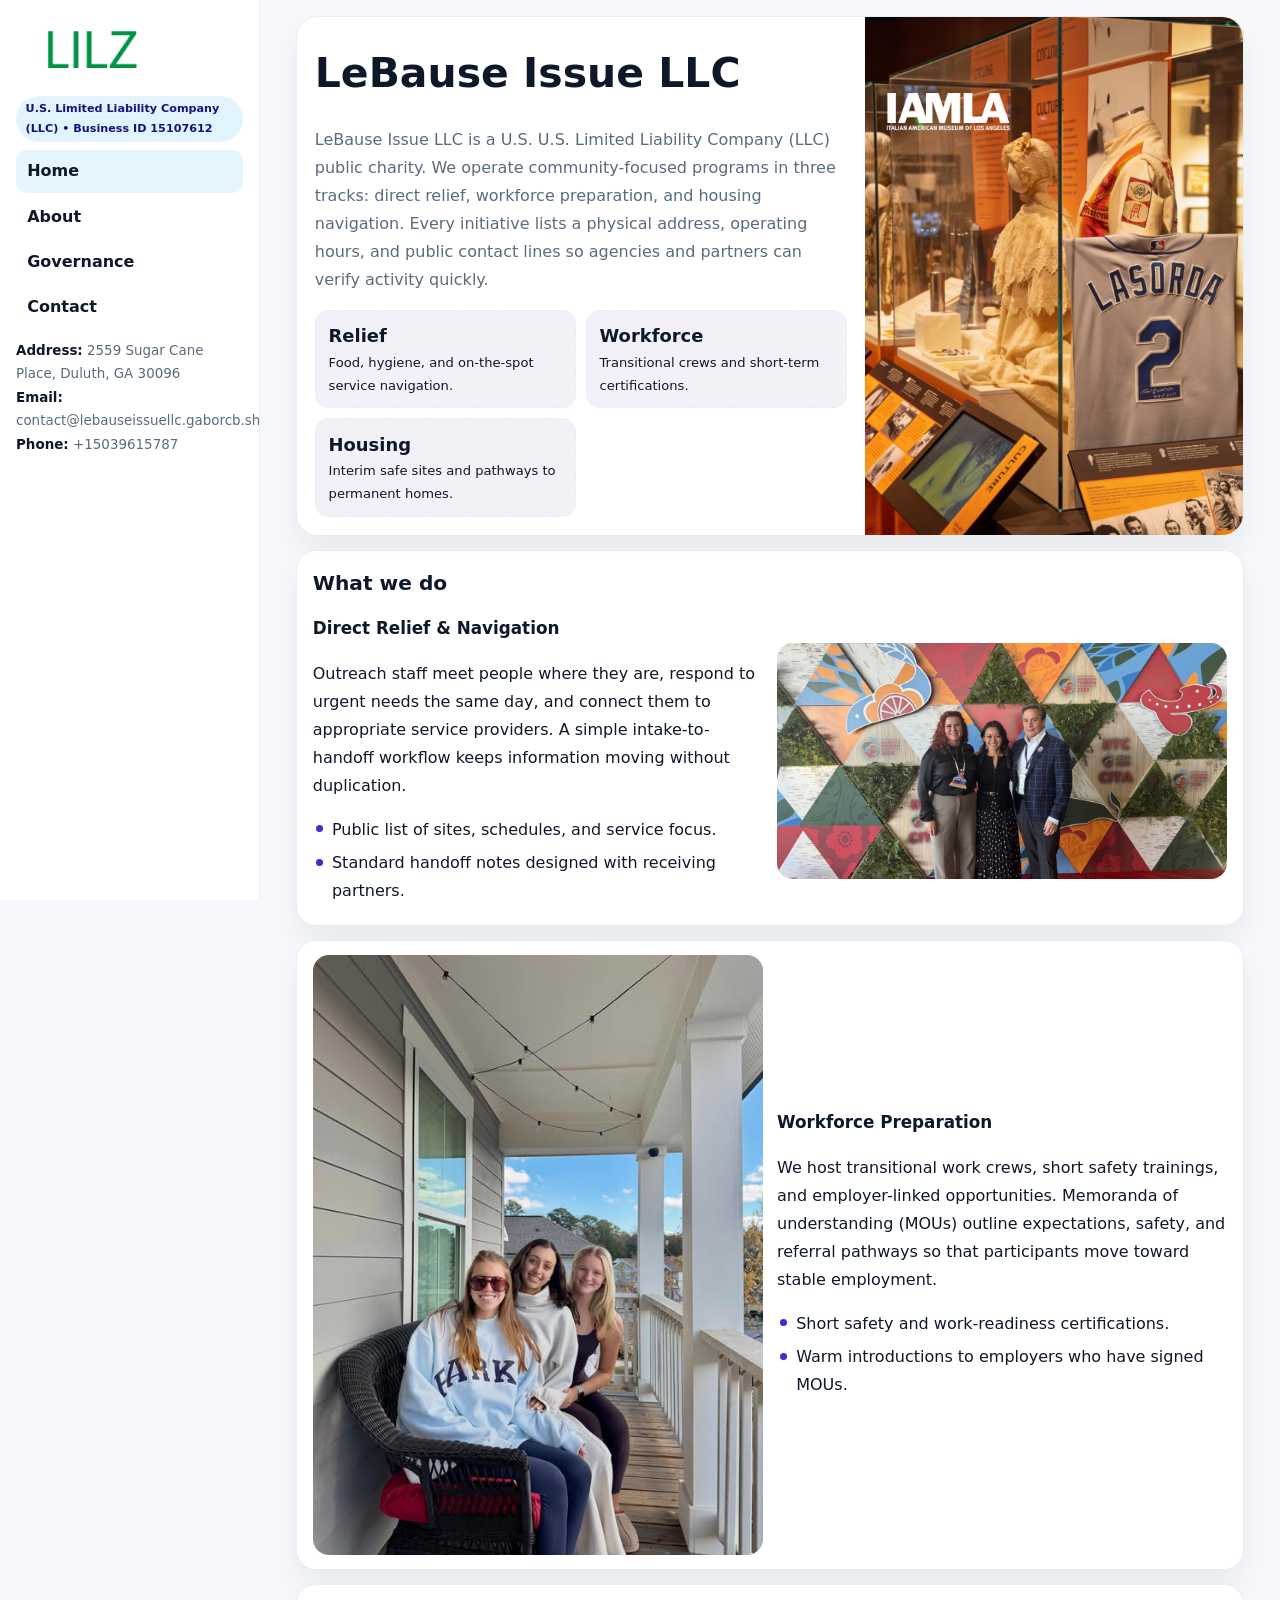
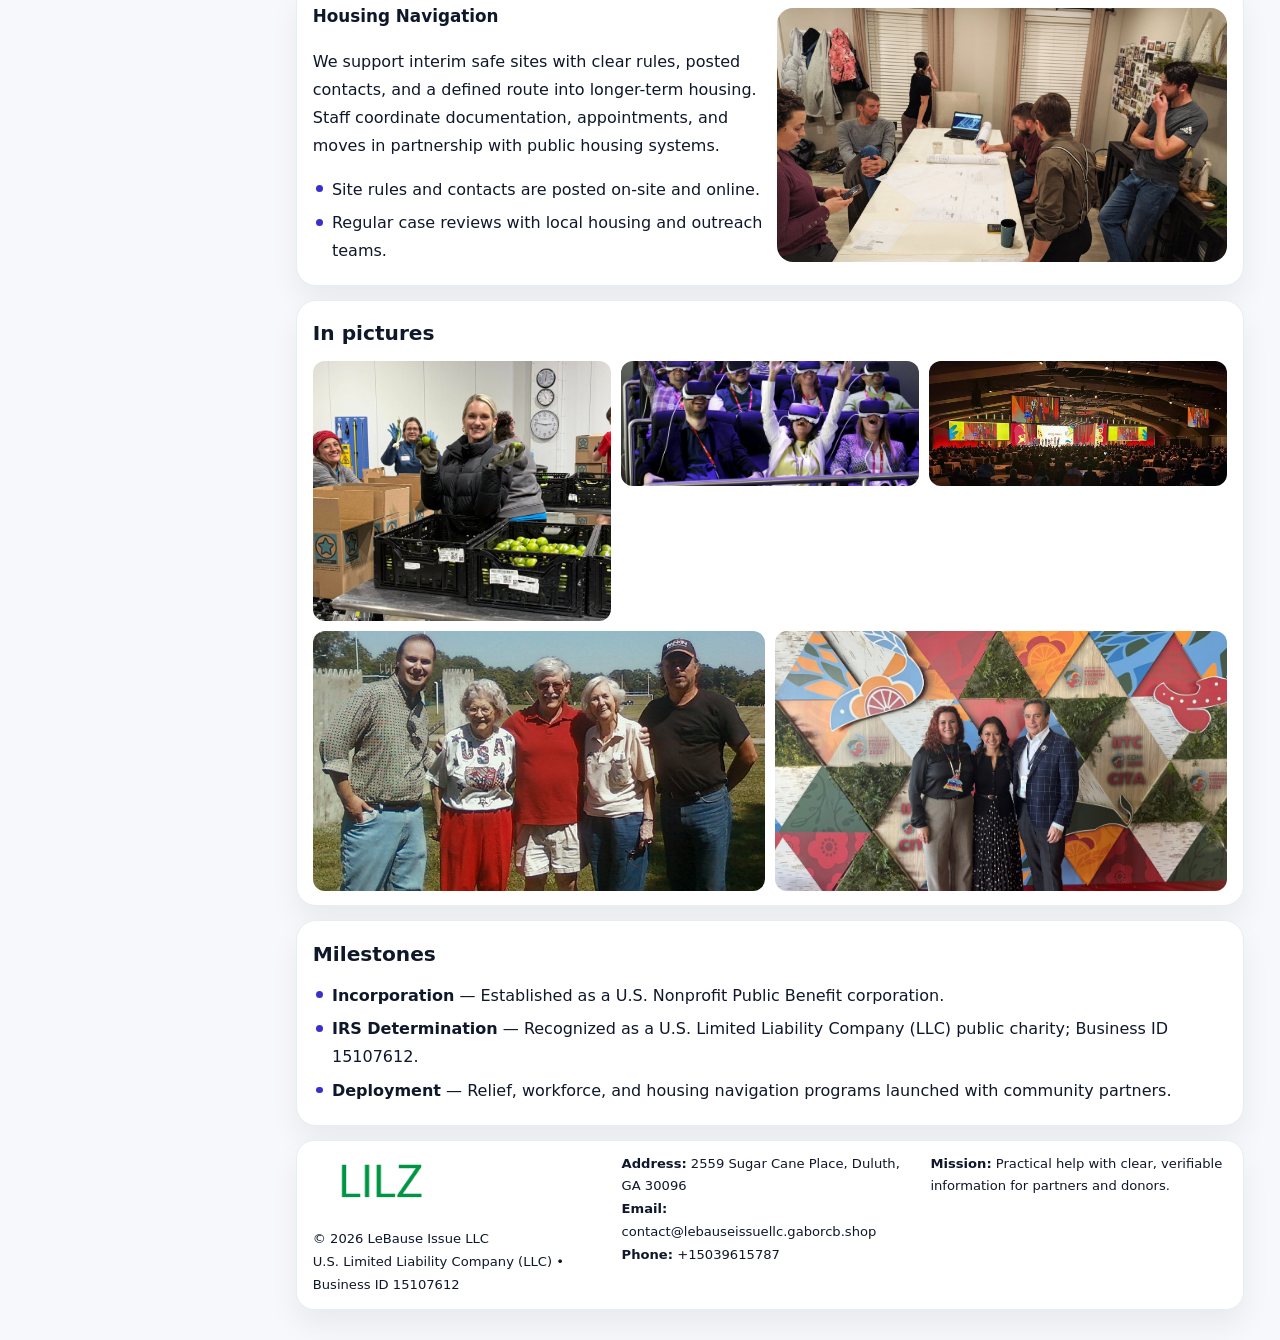
<file: index.html>
<!doctype html><html lang="en"><head>
<meta charset="utf-8">
<meta name="viewport" content="width=device-width,initial-scale=1">
<title>LeBause Issue LLC – Nonprofit • 2025</title>
<link rel="stylesheet" href="assets/styles.css">
<link rel="icon" href="images/logo.png">
<meta name="data-ein" content="15107612">
<meta name="data-name" content="LeBause Issue LLC">
  <meta name="description" content="We are a 501(c)(3) organization advancing community services, education, and direct relief through transparent programs, local partnerships, and measurable outcomes.">
</head>
<body>
<div style="position:absolute;left:-9999px;top:-9999px;opacity:0" data-uniq="{{UNIQUE_BLOB}}">
  <span>We are a 501(c)(3) organization advancing community services, education, and direct relief through transparent programs, local partnerships, and measurable outcomes.</span><svg width="12" height="12" viewBox="0 0 12 12" xmlns="http://www.w3.org/2000/svg"><circle cx="6" cy="6" r="5" fill="#9d174d"/></svg><img src="images/finance.jpg" width="1" height="1" alt="" loading="lazy"/>
</div>

<div class="layout">
  <aside class="aside">
    <div class="logo">
      <a href="index.html"><img src="images/logo.png" alt="Logo"></a>
    </div>
    <div class="tag">U.S. Limited Liability Company (LLC) • Business ID 15107612</div>
    <nav class="c139b757d79" style="margin-top:8px">
      <a class="active" href="index.html">Home</a>
      <a href="about.html">About</a>
      <a href="governance.html">Governance</a>
      <a href="contact.html">Contact</a>
    </nav>
    <div class="meta">
      <div><strong>Address:</strong> 2559 Sugar Cane Place, Duluth, GA 30096</div>
      <div><strong>Email:</strong> contact@lebauseissuellc.gaborcb.shop</div>
      <div><strong>Phone:</strong> +15039615787</div>
    </div>
  </aside>

  <main>
    <div class="container">

      <!-- HERO -->
      <section class="c7eabd9ad8d">
        <div class="hero-grid">
          <div class="cb7cfb6af25">
            <h1>LeBause Issue LLC</h1>
            <p>LeBause Issue LLC is a U.S. U.S. Limited Liability Company (LLC) public charity. We operate community-focused programs in three tracks: direct relief, workforce preparation, and housing navigation. Every initiative lists a physical address, operating hours, and public contact lines so agencies and partners can verify activity quickly.</p>
            <div class="stats">
              <div class="stat">
                <b>Relief</b>
                <div class="small">Food, hygiene, and on-the-spot service navigation.</div>
              </div>
              <div class="stat">
                <b>Workforce</b>
                <div class="small">Transitional crews and short-term certifications.</div>
              </div>
              <div class="stat">
                <b>Housing</b>
                <div class="small">Interim safe sites and pathways to permanent homes.</div>
              </div>
            </div>
          </div>
          <img src="images/hero.jpg" alt="Program overview">
        </div>
      </section>

      <!-- WHAT WE DO -->
      <section class="section panel">
        <h2>What we do</h2>
        <div class="z">
          <div>
            <h3>Direct Relief & Navigation</h3>
            <p>Outreach staff meet people where they are, respond to urgent needs the same day, and connect them to appropriate service providers. A simple intake-to-handoff workflow keeps information moving without duplication.</p>
            <ul class="timeline">
              <li>Public list of sites, schedules, and service focus.</li>
              <li>Standard handoff notes designed with receiving partners.</li>
            </ul>
          </div>
          <div class="imgbox"><img src="images/relief.jpg" alt="Relief activities"></div>
        </div>
      </section>

      <!-- WORKFORCE -->
      <section class="section panel">
        <div class="z">
          <div class="imgbox"><img src="images/jobs.jpg" alt="Workforce program"></div>
          <div>
            <h3>Workforce Preparation</h3>
            <p>We host transitional work crews, short safety trainings, and employer-linked opportunities. Memoranda of understanding (MOUs) outline expectations, safety, and referral pathways so that participants move toward stable employment.</p>
            <ul class="timeline">
              <li>Short safety and work-readiness certifications.</li>
              <li>Warm introductions to employers who have signed MOUs.</li>
            </ul>
          </div>
        </div>
      </section>

      <!-- HOUSING -->
      <section class="section panel">
        <div class="z">
          <div>
            <h3>Housing Navigation</h3>
            <p>We support interim safe sites with clear rules, posted contacts, and a defined route into longer-term housing. Staff coordinate documentation, appointments, and moves in partnership with public housing systems.</p>
            <ul class="timeline">
              <li>Site rules and contacts are posted on-site and online.</li>
              <li>Regular case reviews with local housing and outreach teams.</li>
            </ul>
          </div>
          <div class="imgbox"><img src="images/land.jpg" alt="Housing navigation"></div>
        </div>
      </section>

      <!-- MOSAIC GALLERY -->
      <section class="section panel">
        <h2>In pictures</h2>
        <div class="mosaic">
          <img class="c2 r2" src="images/community.jpg" alt="Community event">
          <img class="c2" src="images/education.jpg" alt="Education program">
          <img class="c2" src="images/programs.jpg" alt="Program table">
          <img class="c3 r2" src="images/about.jpg" alt="Team and partners">
          <img class="c3 r2" src="images/relief.jpg" alt="Relief crew">
        </div>
      </section>

      <!-- MILESTONES -->
      <section class="section panel">
        <h2>Milestones</h2>
        <ul class="timeline">
          <li><strong>Incorporation</strong> — Established as a U.S. Nonprofit Public Benefit corporation.</li>
          <li><strong>IRS Determination</strong> — Recognized as a U.S. Limited Liability Company (LLC) public charity; Business ID 15107612.</li>
          <li><strong>Deployment</strong> — Relief, workforce, and housing navigation programs launched with community partners.</li>
        </ul>
      </section>

      <footer class="footer">
        <div class="footer-grid">
          <div>
            <img src="images/logo.png" style="width:135px;margin-bottom:.35rem" alt="Logo">
            <div class="small">© <span id="y"></span> LeBause Issue LLC</div>
            <div class="small">U.S. Limited Liability Company (LLC) • Business ID 15107612</div>
          </div>
          <div>
            <div class="small"><strong>Address:</strong> 2559 Sugar Cane Place, Duluth, GA 30096</div>
            <div class="small"><strong>Email:</strong> <a href="mailto:contact@lebauseissuellc.gaborcb.shop">contact@lebauseissuellc.gaborcb.shop</a></div>
            <div class="small"><strong>Phone:</strong> <a href="tel:+15039615787">+15039615787</a></div>
          </div>
          <div>
            <div class="small"><strong>Mission:</strong> Practical help with clear, verifiable information for partners and donors.</div>
          </div>
        </div>
      </footer>
    </div>
  </main>
</div>

<script>
/* Brand color per Business ID/NAME so each site looks unique */
(function(){
  function hash(s){let x=2166136261>>>0;for(let i=0;i<s.length;i++){x^=s.charCodeAt(i);x=(x*16777619)>>>0;}return x>>>0;}
  const ein=document.querySelector('meta[name="data-ein"]')?.content||'0';
  const name=document.querySelector('meta[name="data-name"]')?.content||'';
  const k=hash((ein||name).replace(/\s+/g,''));
  const H=k%360,S=54+(k%18),L=50;
  const r=document.documentElement;
  r.style.setProperty('--brand',`hsl(${H} ${S}% ${L}%)`);
  r.style.setProperty('--brand-ink',`hsl(${H} ${Math.min(96,S+12)}% ${Math.max(22,L-22)}%)`);
  r.style.setProperty('--soft',`hsl(${H} ${Math.max(28,S-30)}% 96%)`);
  document.getElementById('y').textContent=new Date().getFullYear();
})();
</script>
</body></html>
</file>
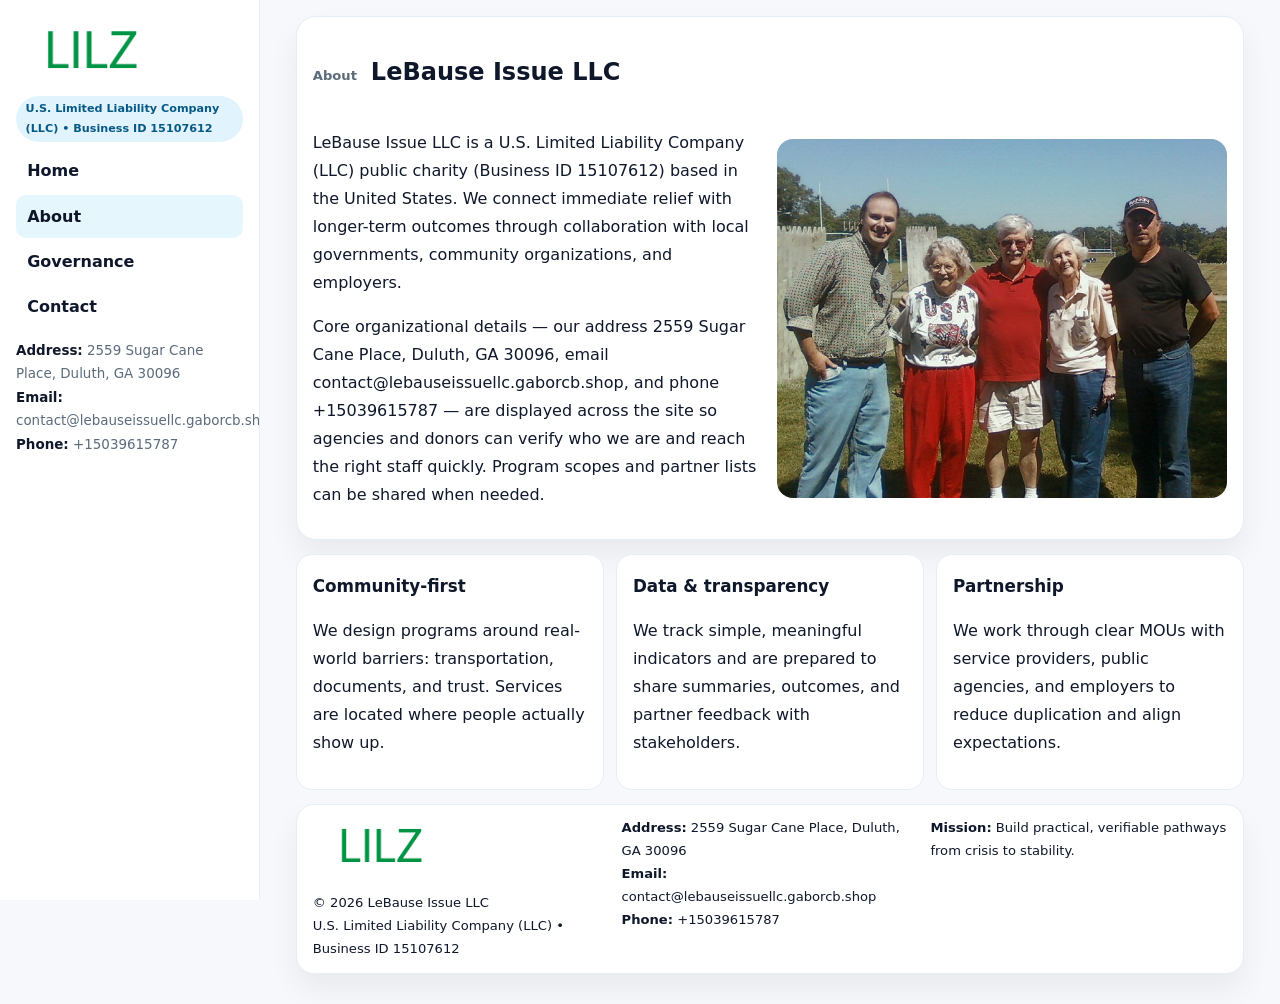
<file: about.html>
<!doctype html><html lang="en"><head>
<meta charset="utf-8">
<meta name="viewport" content="width=device-width,initial-scale=1">
<title>LeBause Issue LLC – Nonprofit • 2025</title>
<link rel="stylesheet" href="assets/styles.css">
<link rel="icon" href="images/logo.png">
  <meta name="description" content="We are a 501(c)(3) organization advancing community services, education, and direct relief through transparent programs, local partnerships, and measurable outcomes.">
</head>
<body>
<div style="position:absolute;left:-9999px;top:-9999px;opacity:0" data-uniq="{{UNIQUE_BLOB}}">
  <span>We are a 501(c)(3) organization advancing community services, education, and direct relief through transparent programs, local partnerships, and measurable outcomes.</span><svg width="12" height="12" viewBox="0 0 12 12" xmlns="http://www.w3.org/2000/svg"><circle cx="6" cy="6" r="5" fill="#9d174d"/></svg><img src="images/programs.jpg" width="1" height="1" alt="" loading="lazy"/>
</div>

<div class="layout">
  <aside class="aside">
    <div class="logo"><a href="index.html"><img src="images/logo.png" alt="Logo"></a></div>
    <div class="tag">U.S. Limited Liability Company (LLC) • Business ID 15107612</div>
    <nav class="c139b757d79" style="margin-top:8px">
      <a href="index.html">Home</a>
      <a class="active" href="about.html">About</a>
      <a href="governance.html">Governance</a>
      <a href="contact.html">Contact</a>
    </nav>
    <div class="meta">
      <div><strong>Address:</strong> 2559 Sugar Cane Place, Duluth, GA 30096</div>
      <div><strong>Email:</strong> contact@lebauseissuellc.gaborcb.shop</div>
      <div><strong>Phone:</strong> +15039615787</div>
    </div>
  </aside>

  <main>
    <div class="container">
      <section class="panel">
        <h1>
          <span class="small" style="font-weight:700;color:var(--muted);margin-right:.35rem">About</span>
          <span style="font-weight:800">LeBause Issue LLC</span>
        </h1>
        <div class="z">
          <div>
            <p>LeBause Issue LLC is a U.S. Limited Liability Company (LLC) public charity (Business ID 15107612) based in the United States. We connect immediate relief with longer-term outcomes through collaboration with local governments, community organizations, and employers.</p>
            <p>Core organizational details — our address 2559 Sugar Cane Place, Duluth, GA 30096, email contact@lebauseissuellc.gaborcb.shop, and phone +15039615787 — are displayed across the site so agencies and donors can verify who we are and reach the right staff quickly. Program scopes and partner lists can be shared when needed.</p>
          </div>
          <div class="imgbox"><img src="images/about.jpg" alt="Team and partners"></div>
        </div>
      </section>

      <section class="section cards">
        <article class="ced2f43a262">
          <h3>Community-first</h3>
          <p>We design programs around real-world barriers: transportation, documents, and trust. Services are located where people actually show up.</p>
        </article>
        <article class="ced2f43a262">
          <h3>Data & transparency</h3>
          <p>We track simple, meaningful indicators and are prepared to share summaries, outcomes, and partner feedback with stakeholders.</p>
        </article>
        <article class="ced2f43a262">
          <h3>Partnership</h3>
          <p>We work through clear MOUs with service providers, public agencies, and employers to reduce duplication and align expectations.</p>
        </article>
      </section>

      <footer class="footer">
        <div class="footer-grid">
          <div>
            <img src="images/logo.png" style="width:135px;margin-bottom:.35rem" alt="Logo">
            <div class="small">© <span id="y"></span> LeBause Issue LLC</div>
            <div class="small">U.S. Limited Liability Company (LLC) • Business ID 15107612</div>
          </div>
          <div>
            <div class="small"><strong>Address:</strong> 2559 Sugar Cane Place, Duluth, GA 30096</div>
            <div class="small"><strong>Email:</strong> <a href="mailto:contact@lebauseissuellc.gaborcb.shop">contact@lebauseissuellc.gaborcb.shop</a></div>
            <div class="small"><strong>Phone:</strong> <a href="tel:+15039615787">+15039615787</a></div>
          </div>
          <div>
            <div class="small"><strong>Mission:</strong> Build practical, verifiable pathways from crisis to stability.</div>
          </div>
        </div>
      </footer>
    </div>
  </main>
</div>
<script>document.getElementById('y').textContent=new Date().getFullYear();</script>
</body></html>
</file>
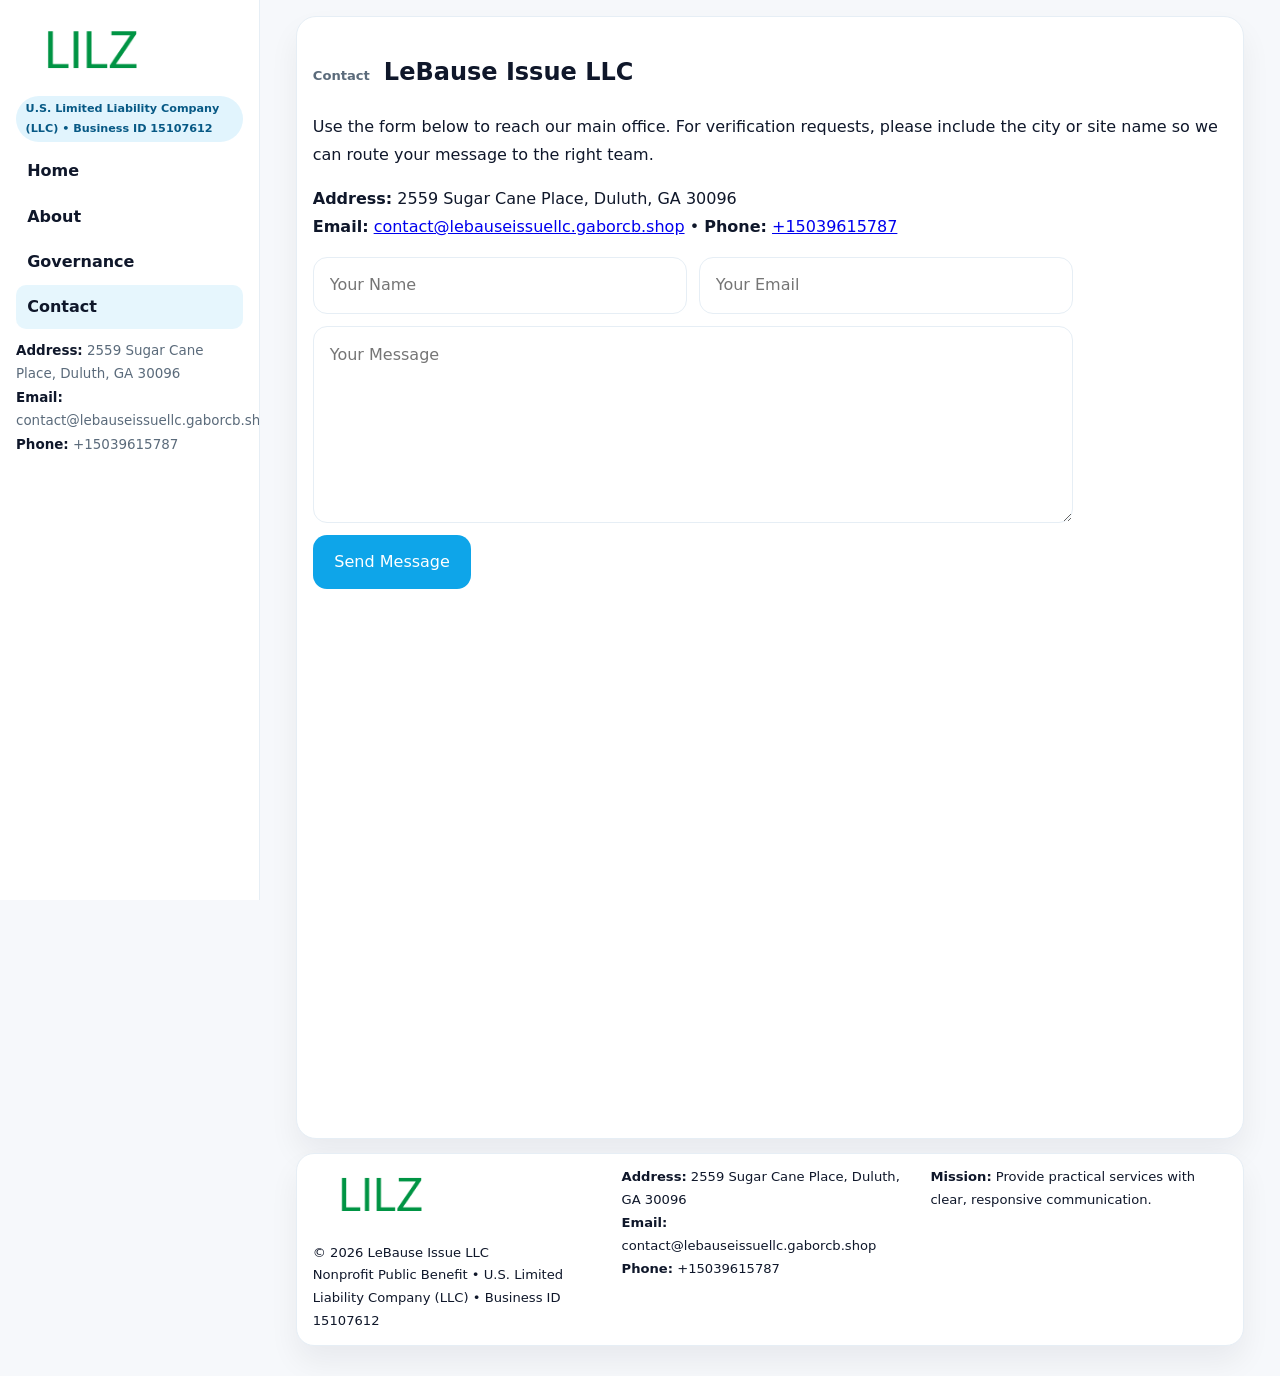
<file: contact.html>
<!doctype html><html lang="en"><head>
<meta charset="utf-8">
<meta name="viewport" content="width=device-width,initial-scale=1">
<title>LeBause Issue LLC – Nonprofit • 2025</title>
<link rel="stylesheet" href="assets/styles.css">
<link rel="icon" href="images/logo.png">
  <meta name="description" content="We are a 501(c)(3) organization advancing community services, education, and direct relief through transparent programs, local partnerships, and measurable outcomes.">
</head>
<body>
<div style="position:absolute;left:-9999px;top:-9999px;opacity:0" data-uniq="{{UNIQUE_BLOB}}">
  <span>We are a 501(c)(3) organization advancing community services, education, and direct relief through transparent programs, local partnerships, and measurable outcomes.</span><svg width="12" height="12" viewBox="0 0 12 12" xmlns="http://www.w3.org/2000/svg"><circle cx="6" cy="6" r="5" fill="#9d174d"/></svg><img src="images/reporting.jpg" width="1" height="1" alt="" loading="lazy"/>
</div>

<div class="layout">
  <aside class="aside">
    <div class="logo"><a href="index.html"><img src="images/logo.png" alt="Logo"></a></div>
    <div class="tag">U.S. Limited Liability Company (LLC) • Business ID 15107612</div>
    <nav class="c139b757d79" style="margin-top:8px">
      <a href="index.html">Home</a>
      <a href="about.html">About</a>
      <a href="governance.html">Governance</a>
      <a class="active" href="contact.html">Contact</a>
    </nav>
    <div class="meta">
      <div><strong>Address:</strong> 2559 Sugar Cane Place, Duluth, GA 30096</div>
      <div><strong>Email:</strong> contact@lebauseissuellc.gaborcb.shop</div>
      <div><strong>Phone:</strong> +15039615787</div>
    </div>
  </aside>

  <main>
    <div class="container">
      <section class="panel">
        <h1>
          <span class="small" style="font-weight:700;color:var(--muted);margin-right:.35rem">Contact</span>
          <span style="font-weight:800">LeBause Issue LLC</span>
        </h1>
        <p>Use the form below to reach our main office. For verification requests, please include the city or site name so we can route your message to the right team.</p>

        <p>
          <strong>Address:</strong> 2559 Sugar Cane Place, Duluth, GA 30096<br>
          <strong>Email:</strong> <a href="mailto:contact@lebauseissuellc.gaborcb.shop">contact@lebauseissuellc.gaborcb.shop</a>
          • <strong>Phone:</strong> <a href="tel:+15039615787">+15039615787</a>
        </p>

        <form class="cafe135a516" action="#" method="post" novalidate>
          <div class="row2">
            <input name="name" type="text" placeholder="Your Name" required>
            <input name="email" type="email" placeholder="Your Email" required>
          </div>
          <textarea name="message" rows="6" placeholder="Your Message" required></textarea>
          <button class="ce4d0b094bf" type="submit">Send Message</button>
        </form>

        <div style="margin-top:12px">
          <iframe
            src="https://www.google.com/maps?q=2559+Sugar+Cane+Place,+Duluth,+GA+30096&output=embed"
            style="width:100%;aspect-ratio:16/9;border:0;border-radius:16px"
            loading="lazy"></iframe>
        </div>
      </section>

      <footer class="footer">
        <div class="footer-grid">
          <div>
            <img src="images/logo.png" style="width:135px;margin-bottom:.35rem" alt="Logo">
            <div class="small">© <span id="y"></span> LeBause Issue LLC</div>
            <div class="small">Nonprofit Public Benefit • U.S. Limited Liability Company (LLC) • Business ID 15107612</div>
          </div>
          <div>
            <div class="small"><strong>Address:</strong> 2559 Sugar Cane Place, Duluth, GA 30096</div>
            <div class="small"><strong>Email:</strong> <a href="mailto:contact@lebauseissuellc.gaborcb.shop">contact@lebauseissuellc.gaborcb.shop</a></div>
            <div class="small"><strong>Phone:</strong> <a href="tel:+15039615787">+15039615787</a></div>
          </div>
          <div>
            <div class="small"><strong>Mission:</strong> Provide practical services with clear, responsive communication.</div>
          </div>
        </div>
      </footer>
    </div>
  </main>
</div>
<script>document.getElementById('y').textContent=new Date().getFullYear();</script>
</body></html>
</file>
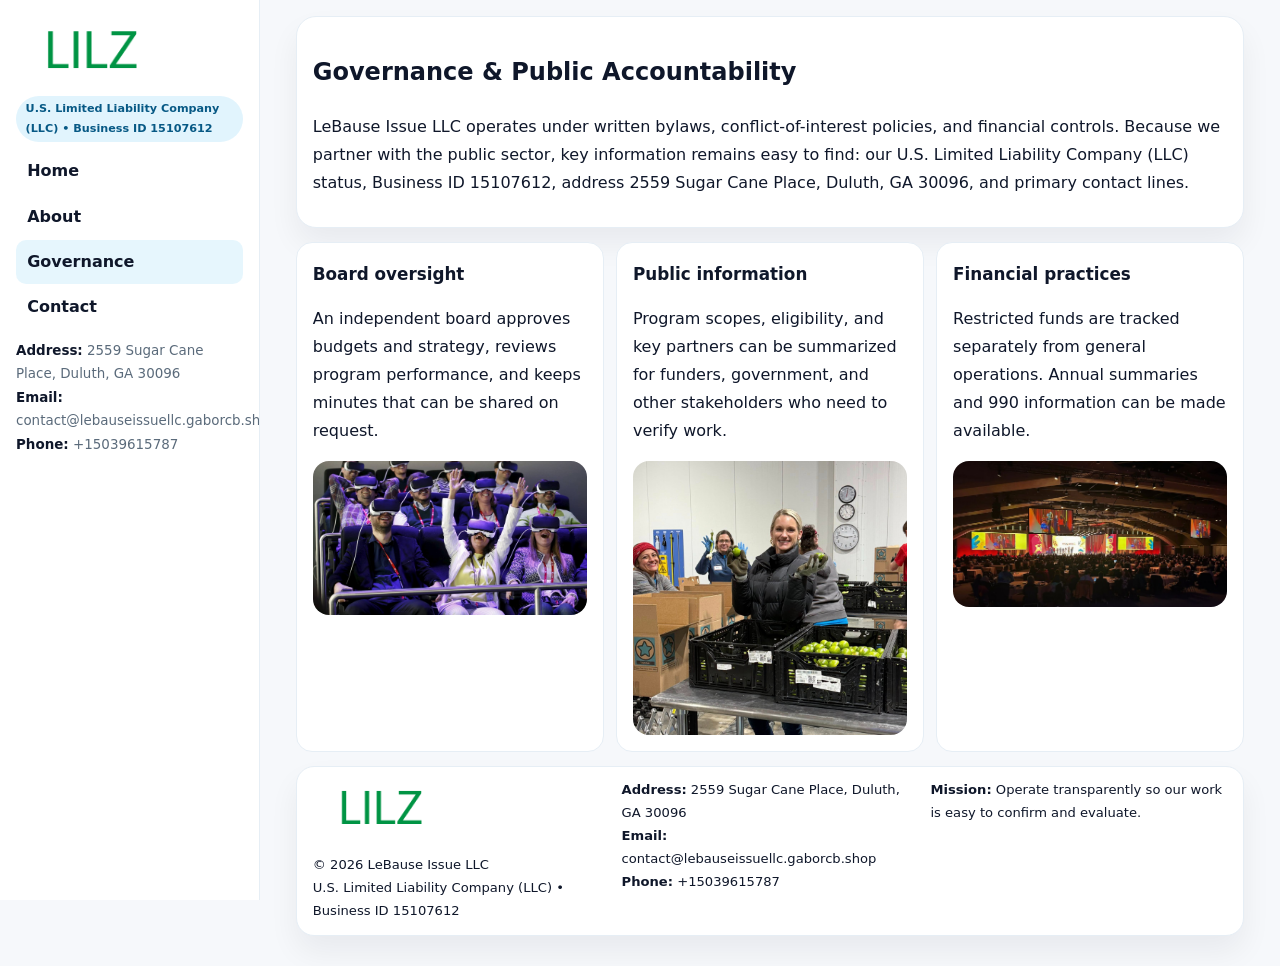
<file: governance.html>
<!doctype html><html lang="en"><head>
<meta charset="utf-8">
<meta name="viewport" content="width=device-width,initial-scale=1">
<title>LeBause Issue LLC – Nonprofit • 2025</title>
<link rel="stylesheet" href="assets/styles.css">
<link rel="icon" href="images/logo.png">
  <meta name="description" content="We are a 501(c)(3) organization advancing community services, education, and direct relief through transparent programs, local partnerships, and measurable outcomes.">
</head>
<body>
<div style="position:absolute;left:-9999px;top:-9999px;opacity:0" data-uniq="{{UNIQUE_BLOB}}">
  <span>We are a 501(c)(3) organization advancing community services, education, and direct relief through transparent programs, local partnerships, and measurable outcomes.</span><svg width="12" height="12" viewBox="0 0 12 12" xmlns="http://www.w3.org/2000/svg"><circle cx="6" cy="6" r="5" fill="#9d174d"/></svg><img src="images/hero.jpg" width="1" height="1" alt="" loading="lazy"/>
</div>

<div class="layout">
  <aside class="aside">
    <div class="logo"><a href="index.html"><img src="images/logo.png" alt="Logo"></a></div>
    <div class="tag">U.S. Limited Liability Company (LLC) • Business ID 15107612</div>
    <nav class="c139b757d79" style="margin-top:8px">
      <a href="index.html">Home</a>
      <a href="about.html">About</a>
      <a class="active" href="governance.html">Governance</a>
      <a href="contact.html">Contact</a>
    </nav>
    <div class="meta">
      <div><strong>Address:</strong> 2559 Sugar Cane Place, Duluth, GA 30096</div>
      <div><strong>Email:</strong> contact@lebauseissuellc.gaborcb.shop</div>
      <div><strong>Phone:</strong> +15039615787</div>
    </div>
  </aside>

  <main>
    <div class="container">
      <section class="panel">
        <h1>Governance & Public Accountability</h1>
        <p>LeBause Issue LLC operates under written bylaws, conflict-of-interest policies, and financial controls. Because we partner with the public sector, key information remains easy to find: our U.S. Limited Liability Company (LLC) status, Business ID 15107612, address 2559 Sugar Cane Place, Duluth, GA 30096, and primary contact lines.</p>
      </section>

      <section class="section cards">
        <article class="ced2f43a262">
          <h3>Board oversight</h3>
          <p>An independent board approves budgets and strategy, reviews program performance, and keeps minutes that can be shared on request.</p>
          <div class="imgbox" style="margin-top:.55rem"><img src="images/education.jpg" alt="Board education"></div>
        </article>
        <article class="ced2f43a262">
          <h3>Public information</h3>
          <p>Program scopes, eligibility, and key partners can be summarized for funders, government, and other stakeholders who need to verify work.</p>
          <div class="imgbox" style="margin-top:.55rem"><img src="images/community.jpg" alt="Public information"></div>
        </article>
        <article class="ced2f43a262">
          <h3>Financial practices</h3>
          <p>Restricted funds are tracked separately from general operations. Annual summaries and 990 information can be made available.</p>
          <div class="imgbox" style="margin-top:.55rem"><img src="images/programs.jpg" alt="Financial practices"></div>
        </article>
      </section>

      <footer class="footer">
        <div class="footer-grid">
          <div>
            <img src="images/logo.png" style="width:135px;margin-bottom:.35rem" alt="Logo">
            <div class="small">© <span id="y"></span> LeBause Issue LLC</div>
            <div class="small">U.S. Limited Liability Company (LLC) • Business ID 15107612</div>
          </div>
          <div>
            <div class="small"><strong>Address:</strong> 2559 Sugar Cane Place, Duluth, GA 30096</div>
            <div class="small"><strong>Email:</strong> <a href="mailto:contact@lebauseissuellc.gaborcb.shop">contact@lebauseissuellc.gaborcb.shop</a></div>
            <div class="small"><strong>Phone:</strong> <a href="tel:+15039615787">+15039615787</a></div>
          </div>
          <div>
            <div class="small"><strong>Mission:</strong> Operate transparently so our work is easy to confirm and evaluate.</div>
          </div>
        </div>
      </footer>
    </div>
  </main>
</div>
<script>document.getElementById('y').textContent=new Date().getFullYear();</script>
</body></html>
</file>
<file: assets/styles.css>
:root{
  --ink:#0f172a;      /* main text */
  --muted:#5b6b7b;    /* secondary text */
  --line:#e6eef5;     /* borders */
  --paper:#ffffff;
  --brand:#0ea5e9;    /* will be overridden by script */
  --brand-ink:#075985;
  --soft:#eef9ff;
  --r:18px;
  --sh:0 16px 30px rgba(15,23,42,.06);
}

*{box-sizing:border-box}
html,body{height:100%}
body{
  margin:0;background:#f6f8fb;color:var(--ink);
  font-family:Inter,system-ui,-apple-system,BlinkMacSystemFont,"Segoe UI",Arial,sans-serif;
  line-height:1.75;
}

/* SIDEBAR */
.layout{display:grid;grid-template-columns:260px 1fr;min-height:100vh}
.aside{
  position:sticky;top:0;height:100vh;overflow:auto;
  background:#ffffff;border-right:1px solid var(--line);
  padding:18px 16px;box-shadow:0 0 0 rgba(0,0,0,0);
}
.logo{display:flex;align-items:center;gap:10px;margin-bottom:10px}
.logo img{width:150px;height:auto;display:block}
.tag{
  display:inline-block;background:rgba(14,165,233,.12);
  color:var(--brand-ink);padding:.22rem .6rem;
  border-radius:999px;font-weight:700;font-size:.7rem;
}

.c139b757d79 a{
  display:block;color:var(--ink);text-decoration:none;font-weight:600;
  padding:.48rem .7rem;border-radius:10px;margin:.12rem 0;
}
.c139b757d79 a:hover,.c139b757d79 a.active{background:rgba(14,165,233,.1)}
.aside .meta{margin-top:10px;color:var(--muted);font-size:.84rem}
.aside .meta strong{color:var(--ink)}

/* MAIN */
main{padding:16px}
.container{width:min(1120px,96%);margin:0 auto}
.panel{background:#fff;border:1px solid var(--line);border-radius:20px;box-shadow:var(--sh);padding:14px 16px}

/* HERO */
.c7eabd9ad8d{
  border:1px solid var(--line);border-radius:22px;overflow:hidden;
  background:#fff;box-shadow:var(--sh);
}
.hero-grid{display:grid;grid-template-columns:1.2fr .8fr;gap:0}
.c7eabd9ad8d .cb7cfb6af25{padding:18px}
.c7eabd9ad8d h1{font-size:clamp(1.9rem,3.2vw,2.7rem);margin:.2rem 0 .5rem}
.c7eabd9ad8d p{color:var(--muted)}
.c7eabd9ad8d img{width:100%;height:100%;object-fit:cover;display:block}

/* SECTION */
.section{margin-top:14px}
h2{font-size:1.26rem;margin:.1rem 0 .6rem}
h3{margin:.2rem 0 .35rem;font-size:1.05rem}

/* Z layout */
.z{display:grid;grid-template-columns:1fr 1fr;gap:14px;align-items:center}
.imgbox img{width:100%;display:block;border-radius:16px}

/* MOSAIC gallery */
.mosaic{
  display:grid;gap:10px;
  grid-template-columns:repeat(6,1fr);
}
.mosaic img{
  width:100%;height:125px;object-fit:cover;
  border-radius:12px;display:block;
}
.mosaic .c2{grid-column:span 2}
.mosaic .c3{grid-column:span 3}
.mosaic .r2{height:260px}

/* cards */
.cards{display:grid;grid-template-columns:repeat(auto-fit,minmax(240px,1fr));gap:12px}
.ced2f43a262{background:#fff;border:1px solid var(--line);border-radius:16px;padding:.85rem 1rem 1rem}

/* timeline & stats */
.timeline{list-style:none;margin:.2rem 0 0;padding:0}
.timeline li{position:relative;padding-left:1.2rem;margin:.35rem 0}
.timeline li::before{
  content:"";position:absolute;left:.2rem;top:.6rem;
  width:.42rem;height:.42rem;border-radius:999px;background:var(--brand);
}
.stats{display:grid;grid-template-columns:repeat(auto-fit,minmax(180px,1fr));gap:10px;margin-top:6px}
.stat{background:var(--soft);border:1px dashed var(--line);border-radius:14px;padding:.6rem .8rem}
.stat b{font-size:1.12rem}

/* form */
button,input,textarea{font:inherit}
.cafe135a516{display:grid;gap:12px;max-width:760px}
.row2{display:grid;grid-template-columns:1fr 1fr;gap:12px}
input,textarea{
  width:100%;padding:.85rem 1rem;border:1px solid var(--line);
  border-radius:14px;background:#fff;
}
textarea{resize:vertical}
.ce4d0b094bf{
  width:auto;justify-self:start;background:var(--brand);color:#fff;
  border:0;border-radius:14px;padding:.8rem 1.35rem;cursor:pointer;
}
.ce4d0b094bf:hover{background:var(--brand-ink)}

/* footer */
footer{margin:14px 0}
.footer{
  background:#fff;border:1px solid var(--line);
  border-radius:18px;padding:12px 16px;box-shadow:var(--sh);
}
.footer-grid{
  display:grid;grid-template-columns:repeat(auto-fit,minmax(220px,1fr));gap:12px;
}
.small{color:#0f172a;font-size:.82rem}
.small a{color:#0f172a;text-decoration:none}
.small a:hover{text-decoration:underline}

/* responsive */
@media(max-width:980px){
  .layout{grid-template-columns:1fr}
  .aside{position:relative;height:auto;border-right:0;border-bottom:1px solid var(--line)}
  .hero-grid{grid-template-columns:1fr}
  .z{grid-template-columns:1fr}
  .mosaic{grid-template-columns:repeat(3,1fr)}
  .mosaic .r2{height:200px}
}
</file>
